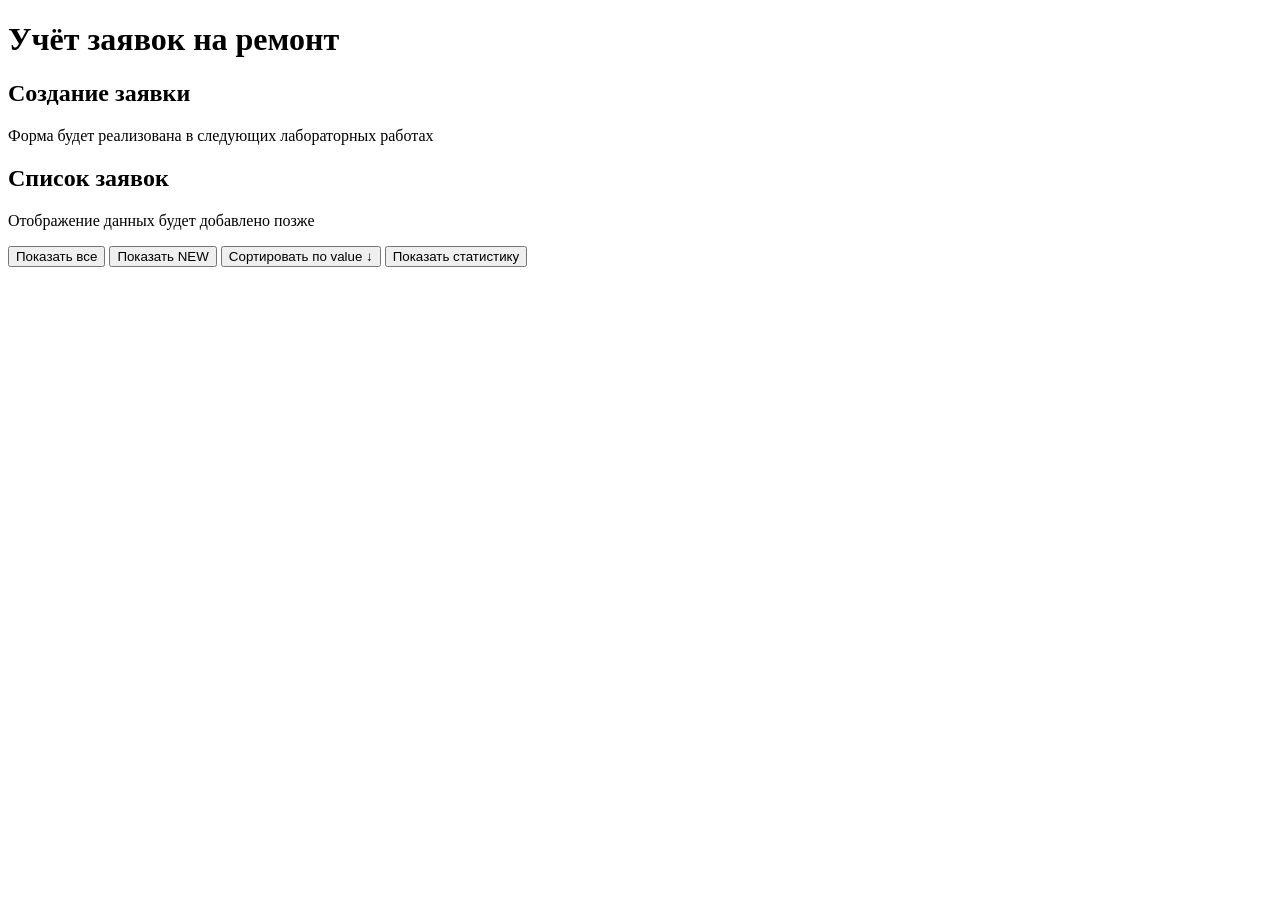
<file: index.html>
<!DOCTYPE html>
<html lang="en">
<head>
    <meta charset="UTF-8">
    <meta name="viewport" content="width=device-width, initial-scale=1.0">
    <link rel="stylesheet" href="style.css">
    <title>Document</title>
</head>
<body>
    <div class="main">
        <div class="box1">
            <h1>Учёт заявок на ремонт</h1>

            <section>
                <h2>Создание заявки</h2>
                <p>Форма будет реализована в следующих лабораторных работах</p>
            </section>

            <section>
                <h2>Список заявок</h2>
                <p>Отображение данных будет добавлено позже</p>

                <div>
                    <button id="btnAll">Показать все</button>
                    <button id="btnNew">Показать NEW</button>
                    <button id="btnSort">Сортировать по value ↓</button>
                    <button id="btnStats">Показать статистику</button>
                </div>
                <div id="list"></div>
                <div id="message"></div>
            </section>
        </div>
    </div>
    <script src="data.js"></script>
    <script src="logic.js"></script>
    <script src="script.js"></script>
</body>
</html>
</file>
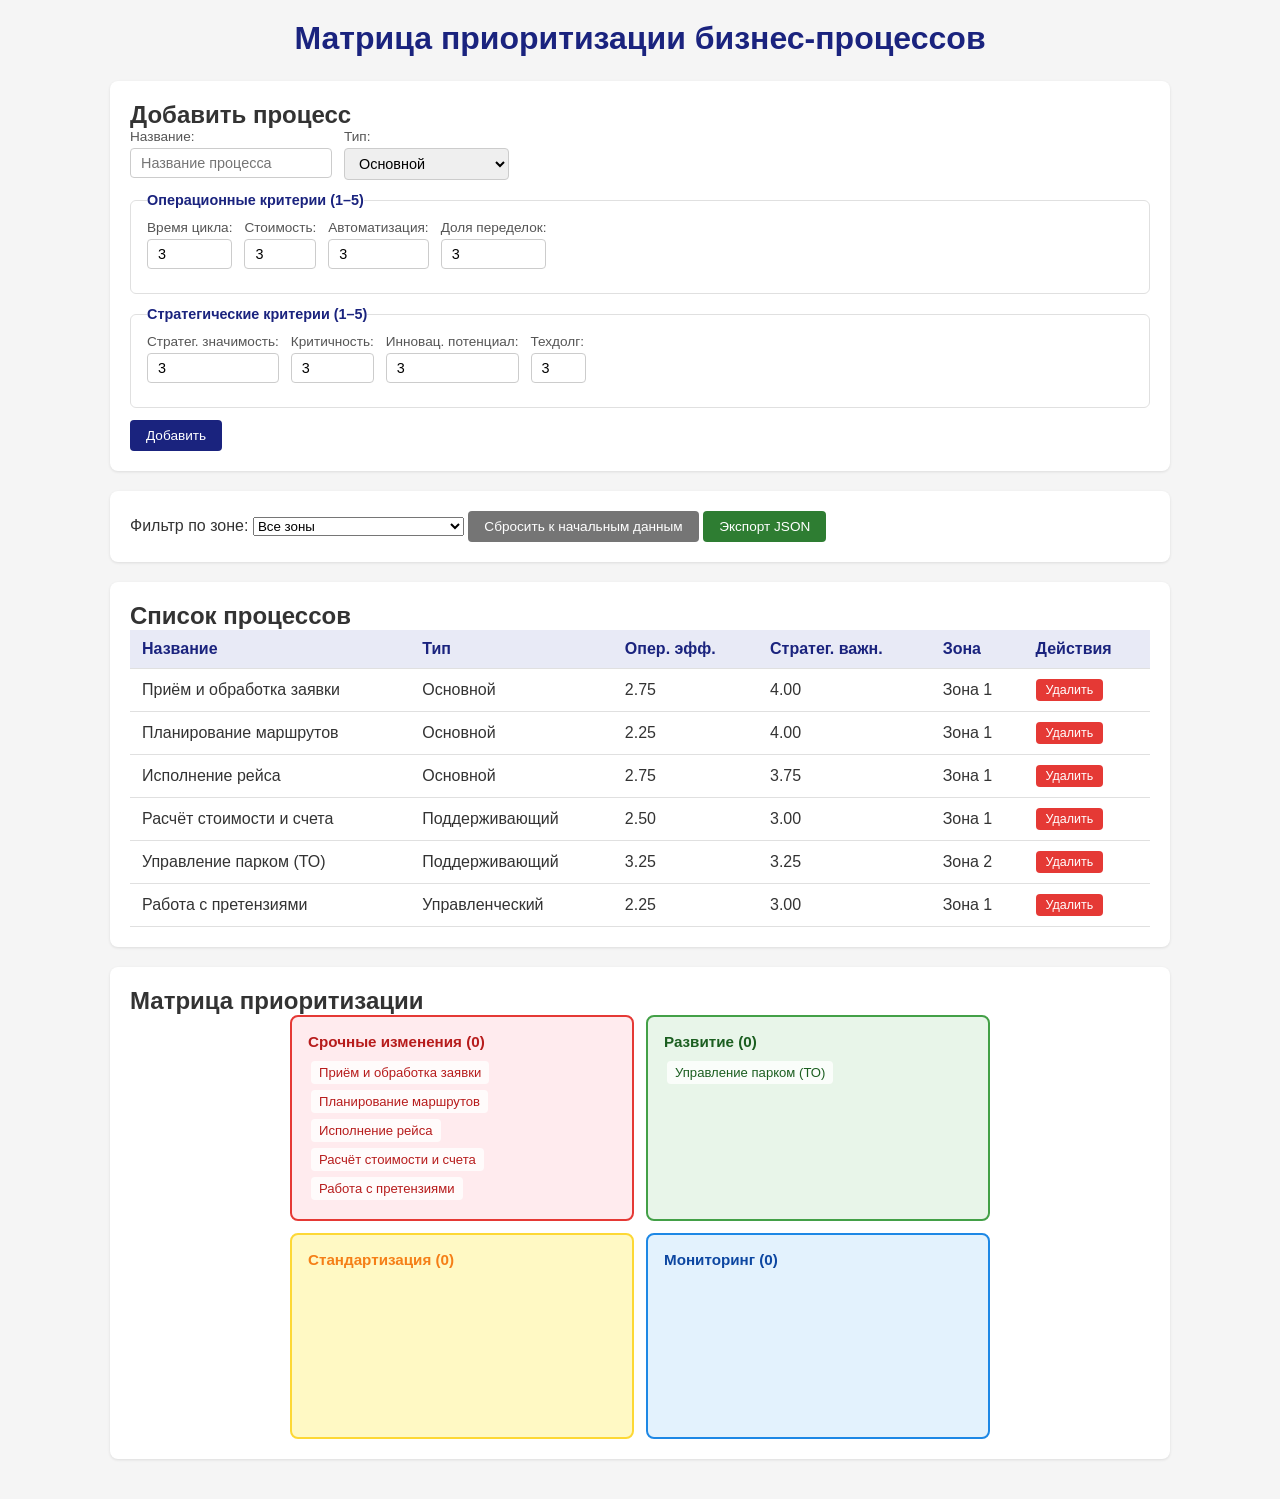
<file: Practice/Bonus_Chapter/index.html>
<!DOCTYPE html>
<html lang="ru">
<head>
  <meta charset="UTF-8">
  <meta name="viewport" content="width=device-width, initial-scale=1.0">
  <title>Матрица приоритизации БП</title>
  <link rel="stylesheet" href="style.css">
</head>
<body>

  <header>
    <h1>Матрица приоритизации бизнес-процессов</h1>
  </header>

  <main>
    <!-- Секция: Форма добавления -->
    <section id="add-form">
        <h2>Добавить процесс</h2>
        <form id="process-form">
            <div class="form-row">
                <label>Название:
                    <input type="text" id="inp-name" required placeholder="Название процесса">
                </label>
                <label>Тип:
                <select id="inp-type">
                    <option value="Основной">Основной</option>
                    <option value="Поддерживающий">Поддерживающий</option>
                    <option value="Управленческий">Управленческий</option>
                </select>
                </label>
            </div>

            <fieldset>
                <legend>Операционные критерии (1–5)</legend>
                <div class="form-row">
                    <label>Время цикла: <input type="number" id="inp-cycleTime" min="1" max="5" value="3"></label>
                    <label>Стоимость: <input type="number" id="inp-cost" min="1" max="5" value="3"></label>
                    <label>Автоматизация: <input type="number" id="inp-automation" min="1" max="5" value="3"></label>
                    <label>Доля переделок: <input type="number" id="inp-rework" min="1" max="5" value="3"></label>
                </div>
            </fieldset>

            <fieldset>
                <legend>Стратегические критерии (1–5)</legend>
                <div class="form-row">
                    <label>Стратег. значимость: <input type="number" id="inp-strategicValue" min="1" max="5" value="3"></label>
                    <label>Критичность: <input type="number" id="inp-criticality" min="1" max="5" value="3"></label>
                    <label>Инновац. потенциал: <input type="number" id="inp-innovation" min="1" max="5" value="3"></label>
                    <label>Техдолг: <input type="number" id="inp-techDebt" min="1" max="5" value="3"></label>
                </div>
            </fieldset>

            <button type="submit" class="btn-add">Добавить</button>
        </form>
    </section>

    <!-- Секция: Управление -->
    <section id="controls">
        <label>Фильтр по зоне:
        <select id="zone-filter" onchange="filterByZone(this.value)">
            <option value="all">Все зоны</option>
            <option value="1">Зона 1 — Срочные изменения</option>
            <option value="2">Зона 2 — Развитие</option>
            <option value="3">Зона 3 — Стандартизация</option>
            <option value="4">Зона 4 — Мониторинг</option>
        </select>
        </label>
        <button class="btn-reset" onclick="resetData()">Сбросить к начальным данным</button>
        <button class="btn-export" onclick="exportJSON()">Экспорт JSON</button>
    </section>

    <!-- Секция: Таблица процессов -->
    <section id="process-table">
      <h2>Список процессов</h2>
      <table>
        <thead>
            <tr>
                <th onclick="sortProcesses('name')">Название</th>
                <th onclick="sortProcesses('type')">Тип</th>
                <th onclick="sortProcesses('operational')">Опер. эфф.</th>
                <th onclick="sortProcesses('strategic')">Стратег. важн.</th>
                <th onclick="sortProcesses('zone')">Зона</th>
                <th>Действия</th>
            </tr>
        </thead>
        <tbody id="table-body">
          <!-- Строки генерируются через JS -->
        </tbody>
      </table>
    </section>

    <!-- Секция: Матрица -->
    <section id="matrix">
      <h2>Матрица приоритизации</h2>
      <div class="matrix-grid">
        <div class="zone zone-1" id="zone-1">
          <h3>Срочные изменения</h3>
        </div>
        <div class="zone zone-2" id="zone-2">
          <h3>Развитие</h3>
        </div>
        <div class="zone zone-3" id="zone-3">
          <h3>Стандартизация</h3>
        </div>
        <div class="zone zone-4" id="zone-4">
          <h3>Мониторинг</h3>
        </div>
      </div>
    </section>
  </main>

  <script src="app.js"></script>
</body>
</html>
</file>
<file: style.css>

</file>
<file: Practice/Bonus_Chapter/style.css>
* {
  margin: 0;
  padding: 0;
  box-sizing: border-box;
}

body {
  font-family: 'Segoe UI', Arial, sans-serif;
  background: #f5f5f5;
  color: #333;
  padding: 20px;
  max-width: 1100px;
  margin: 0 auto;
}

header h1 {
  text-align: center;
  color: #1a237e;
  margin-bottom: 24px;
}

section {
  background: white;
  border-radius: 8px;
  padding: 20px;
  margin-bottom: 20px;
  box-shadow: 0 1px 3px rgba(0,0,0,0.1);
}

/* --- Таблица --- */
table {
  width: 100%;
  border-collapse: collapse;
}

th, td {
  padding: 10px 12px;
  text-align: left;
  border-bottom: 1px solid #e0e0e0;
}

th {
  background: #e8eaf6;
  color: #1a237e;
  font-weight: 600;
  cursor: pointer;
}

th:hover {
  background: #c5cae9;
}

/* --- Матрица --- */
.matrix-grid {
  display: grid;
  grid-template-columns: 1fr 1fr;
  grid-template-rows: 1fr 1fr;
  gap: 12px;
  max-width: 700px;
  margin: 0 auto;
}

.zone {
  border-radius: 8px;
  padding: 16px;
  min-height: 120px;
}

.zone h3 {
  font-size: 0.95rem;
  margin-bottom: 8px;
}

.zone-1 { background: #ffebee; border: 2px solid #e53935; color: #b71c1c; }
.zone-2 { background: #e8f5e9; border: 2px solid #43a047; color: #1b5e20; }
.zone-3 { background: #fff9c4; border: 2px solid #fdd835; color: #f57f17; }
.zone-4 { background: #e3f2fd; border: 2px solid #1e88e5; color: #0d47a1; }

/* --- Карточка процесса в матрице --- */
.process-chip {
  display: inline-block;
  background: rgba(255,255,255,0.8);
  border-radius: 4px;
  padding: 4px 8px;
  margin: 3px;
  font-size: 0.82rem;
  font-weight: 500;
}

/* --- Кнопки --- */
button {
  padding: 8px 16px;
  border: none;
  border-radius: 4px;
  cursor: pointer;
  font-size: 0.85rem;
  transition: opacity 0.2s;
}

button:hover {
  opacity: 0.85;
}

.btn-add {
  background: #1a237e;
  color: white;
}

.btn-delete {
  background: #e53935;
  color: white;
  padding: 4px 10px;
  font-size: 0.78rem;
}

.btn-export {
  background: #2e7d32;
  color: white;
}

.btn-reset {
  background: #757575;
  color: white;
}

/* --- Форма --- */
.form-row {
  display: flex;
  flex-wrap: wrap;
  gap: 12px;
  margin-bottom: 12px;
}

.form-row label {
  display: flex;
  flex-direction: column;
  font-size: 0.85rem;
  color: #555;
}

.form-row input,
.form-row select {
  padding: 6px 10px;
  border: 1px solid #ccc;
  border-radius: 4px;
  font-size: 0.9rem;
  margin-top: 4px;
}

fieldset {
  border: 1px solid #e0e0e0;
  border-radius: 6px;
  padding: 12px 16px;
  margin-bottom: 12px;
}

legend {
  font-weight: 600;
  color: #1a237e;
  font-size: 0.9rem;
}
</file>
